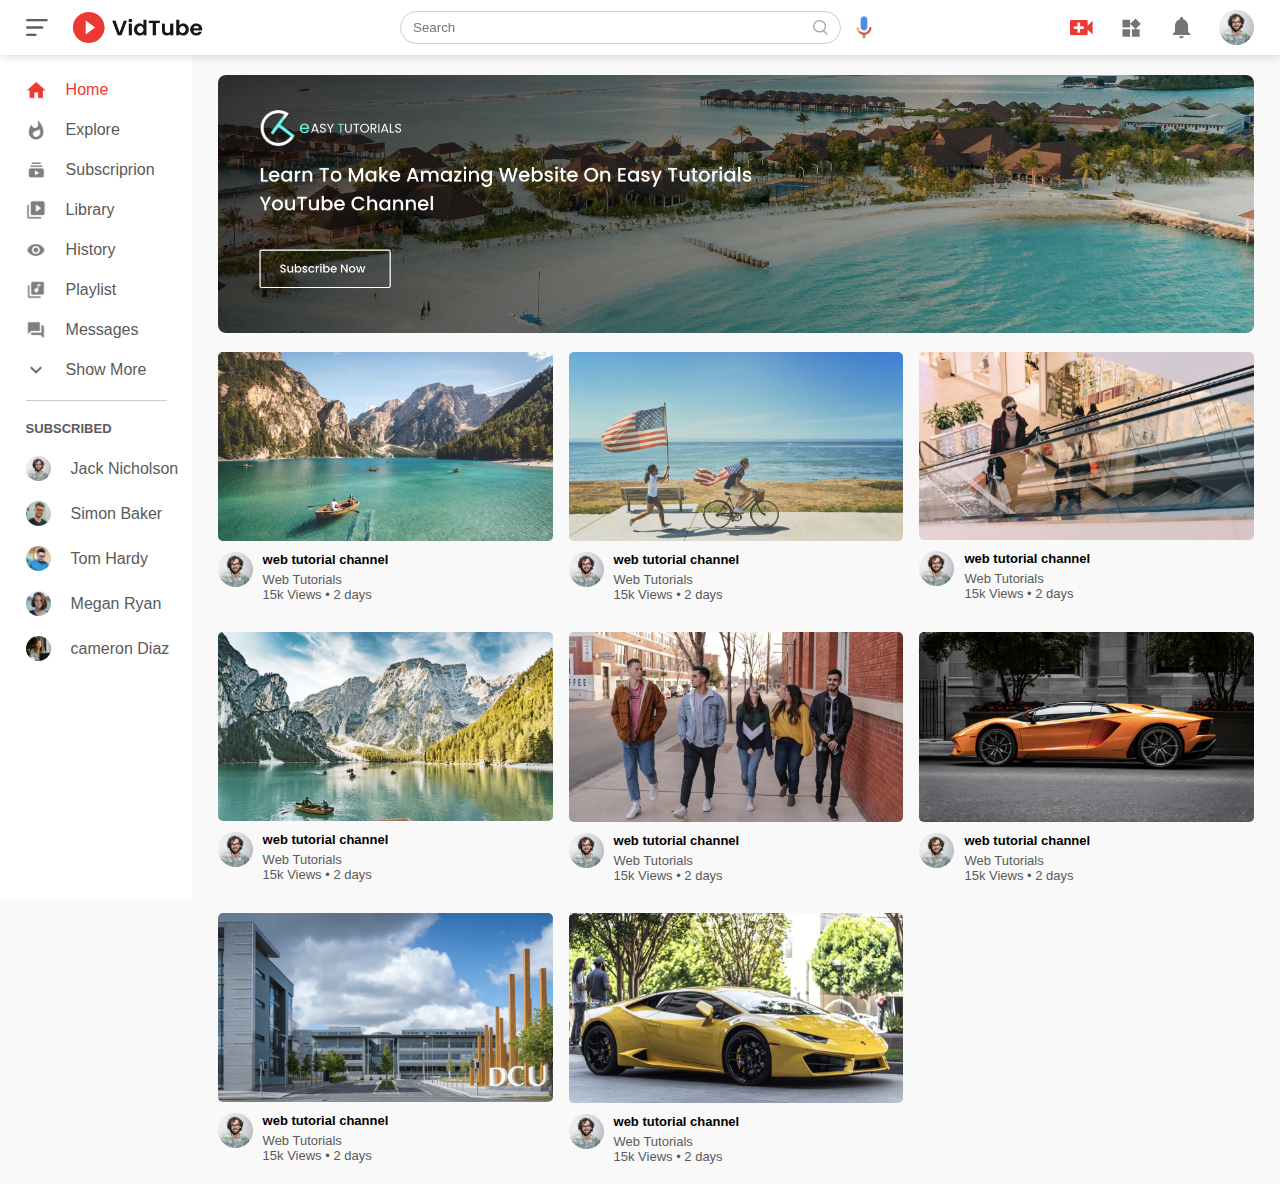
<file: index.html>
<!DOCTYPE html>
<html lang="en">
<head>
    <meta charset="UTF-8">
    <meta http-equiv="X-UA-Compatible" content="IE=edge">
    <meta name="viewport" content="width=device-width, initial-scale=1.0">
    <title>VideoTube</title>
    <link rel="stylesheet" href="style.css">
</head>
<body>

    <nav class="flex-div">
        <div class="nav-left flex-div">
            <img src="images/menu.png" class="menu-icon">
            <img src="images/logo.png" class="logo">
        </div>
        <div class="nav-middle flex-div">
            <div class="search-box flex-div">
                <input type="text" placeholder="Search">
                <img src="images/search.png">
            </div>
            <img src="images/voice-search.png" class="mic-icon">
        </div>
        <div class="nav-right flex-div">
            <img src="images/upload.png">
            <img src="images/more.png">
            <img src="images/notification.png">
            <img src="images/Jack.png" class="user-icon">
        </div>
    </nav>

    <!-----------------------sidebar------------------------>
    <div class="sidebar">
        <div class="shortcut-links">
            <a href=""><img src="images/home.png"><p>Home</p></a>
            <a href=""><img src="images/explore.png"><p>Explore</p></a>
            <a href=""><img src="images/subscriprion.png"><p>Subscriprion</p></a>
            <a href=""><img src="images/library.png"><p>Library</p></a>
            <a href=""><img src="images/history.png"><p>History</p></a>
            <a href=""><img src="images/playlist.png"><p>Playlist</p></a>
            <a href=""><img src="images/messages.png"><p>Messages</p></a>
            <a href=""><img src="images/show-more.png"><p>Show More</p></a>
            <hr>
        </div>
        <div class="subscribed-list">
            <h3>SUBSCRIBED</h3>
            <a href=""><img src="images/Jack.png"><p>Jack Nicholson</p></a>
            <a href=""><img src="images/simon.png"><p>Simon Baker</p></a>
            <a href=""><img src="images/tom.png"><p>Tom Hardy</p></a>
            <a href=""><img src="images/megan.png"><p>Megan Ryan</p></a>
            <a href=""><img src="images/cameron.png"><p>cameron Diaz</p></a>
        </div>
    </div>

    <!-----------main------------->
    <div class="container">
        <div class="banner">
            <img src="images/banner.png">
        </div>
        <div class="list-container">

            <div class="vid-list">
                <a href="play-video.html"><img src="images/thumbnail1.png" class="thumbnail"></a>
                <div class="flex-div">
                    <img src="images/Jack.png">
                    <div class="vid-info">
                        <a href="play-video.html">web tutorial channel</a>
                        <p>Web Tutorials</p>
                        <p>15k Views &bull; 2 days</p>
                    </div>
                </div>
            </div>
            <div class="vid-list">
                <a href=""><img src="images/thumbnail2.png" class="thumbnail"></a>
                <div class="flex-div">
                    <img src="images/Jack.png">
                    <div class="vid-info">
                        <a href="">web tutorial channel</a>
                        <p>Web Tutorials</p>
                        <p>15k Views &bull; 2 days</p>
                    </div>
                </div>
            </div>
            <div class="vid-list">
                <a href=""><img src="images/thumbnail3.png" class="thumbnail"></a>
                <div class="flex-div">
                    <img src="images/Jack.png">
                    <div class="vid-info">
                        <a href="">web tutorial channel</a>
                        <p>Web Tutorials</p>
                        <p>15k Views &bull; 2 days</p>
                    </div>
                </div>
            </div>
            <div class="vid-list">
                <a href=""><img src="images/thumbnail4.png" class="thumbnail"></a>
                <div class="flex-div">
                    <img src="images/Jack.png">
                    <div class="vid-info">
                        <a href="">web tutorial channel</a>
                        <p>Web Tutorials</p>
                        <p>15k Views &bull; 2 days</p>
                    </div>
                </div>
            </div>
            <div class="vid-list">
                <a href=""><img src="images/thumbnail5.png" class="thumbnail"></a>
                <div class="flex-div">
                    <img src="images/Jack.png">
                    <div class="vid-info">
                        <a href="">web tutorial channel</a>
                        <p>Web Tutorials</p>
                        <p>15k Views &bull; 2 days</p>
                    </div>
                </div>
            </div>
            <div class="vid-list">
                <a href=""><img src="images/thumbnail6.png" class="thumbnail"></a>
                <div class="flex-div">
                    <img src="images/Jack.png">
                    <div class="vid-info">
                        <a href="">web tutorial channel</a>
                        <p>Web Tutorials</p>
                        <p>15k Views &bull; 2 days</p>
                    </div>
                </div>
            </div>
            <div class="vid-list">
                <a href=""><img src="images/thumbnail7.png" class="thumbnail"></a>
                <div class="flex-div">
                    <img src="images/Jack.png">
                    <div class="vid-info">
                        <a href="">web tutorial channel</a>
                        <p>Web Tutorials</p>
                        <p>15k Views &bull; 2 days</p>
                    </div>
                </div>
            </div>
            <div class="vid-list">
                <a href=""><img src="images/thumbnail8.png" class="thumbnail"></a>
                <div class="flex-div">
                    <img src="images/Jack.png">
                    <div class="vid-info">
                        <a href="">web tutorial channel</a>
                        <p>Web Tutorials</p>
                        <p>15k Views &bull; 2 days</p>
                    </div>
                </div>
            </div>
        </div>
    </div>
    <script src="script.js"></script>
</body>
</html>
</file>
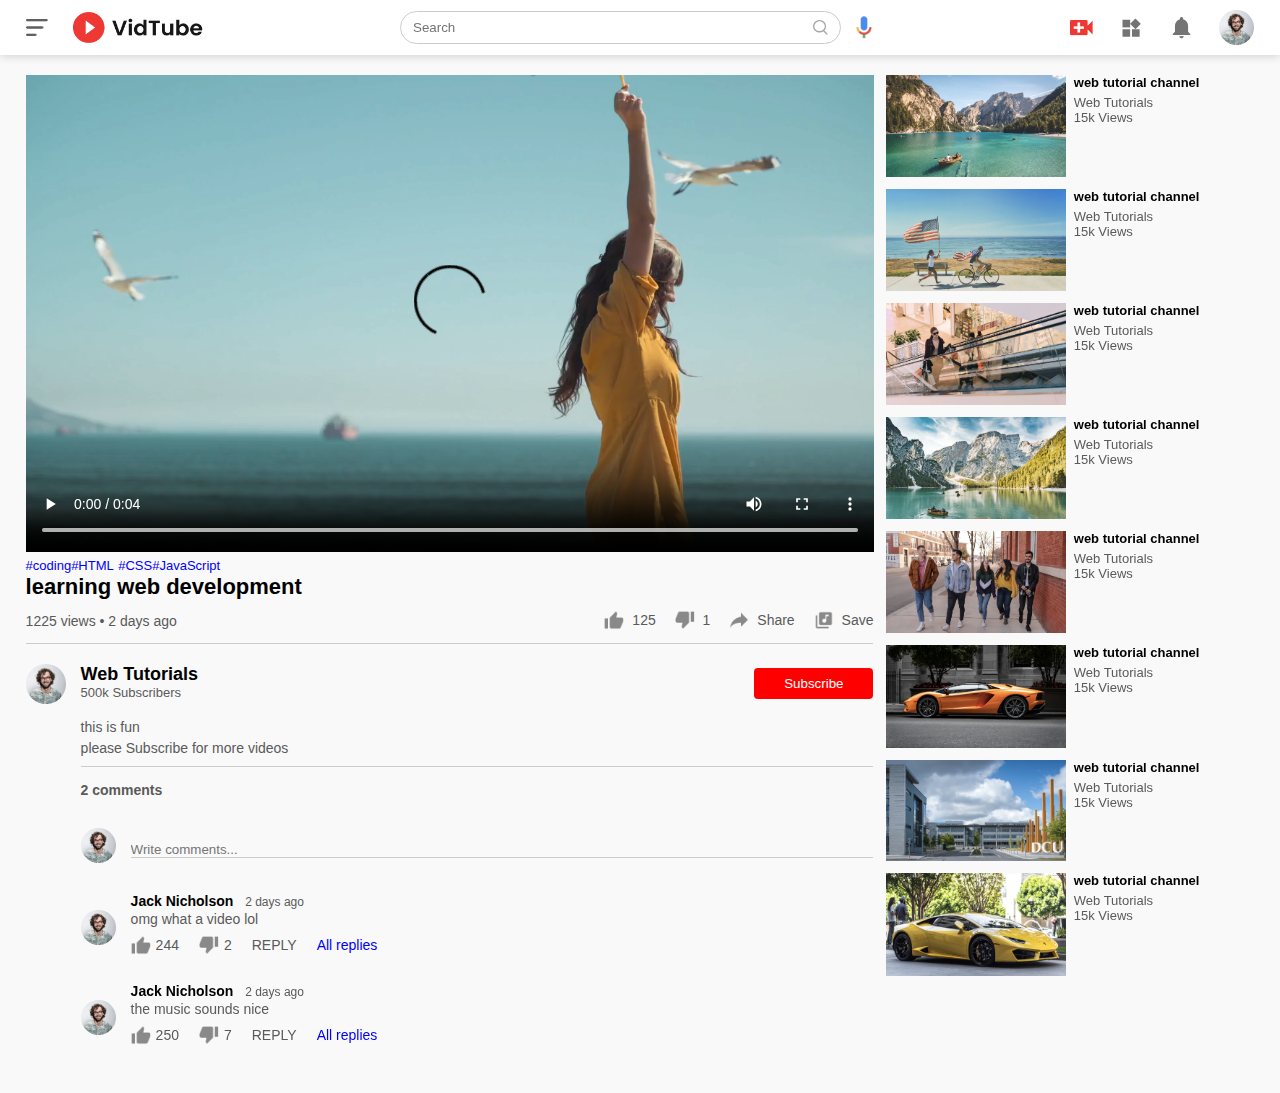
<file: play-video.html>
<!DOCTYPE html>
<html lang="en">
<head>
    <meta charset="UTF-8">
    <meta http-equiv="X-UA-Compatible" content="IE=edge">
    <meta name="viewport" content="width=device-width, initial-scale=1.0">
    <title>Play video</title>
    <link rel="stylesheet" href="style.css">
</head>
<body>
    <nav class="flex-div">
        <div class="nav-left flex-div">
            <img src="images/menu.png" class="menu-icon">
            <img src="images/logo.png" class="logo">
        </div>
        <div class="nav-middle flex-div">
            <div class="search-box flex-div">
                <input type="text" placeholder="Search">
                <img src="images/search.png">
            </div>
            <img src="images/voice-search.png" class="mic-icon">
        </div>
        <div class="nav-right flex-div">
            <img src="images/upload.png">
            <img src="images/more.png">
            <img src="images/notification.png">
            <img src="images/Jack.png" class="user-icon">
        </div>
    </nav>

    <div class="container play-container">
        <div class="row">
            <div class="play-video">
                <video controls autoplay>
                    <source src="images/video.mp4" type="video/mp4">
                </video>
                <div class="tags">
                    <a href="">#coding</a><a href="">#HTML</a>
                    <a href="">#CSS</a><a href="">#JavaScript</a>
                </div>
                <h3>learning web development</h3>
                <div class="play-video-info">
                    <p>1225 views &bull; 2 days ago</p>
                    <div>
                        <a href=""><img src="images/like.png">125</a>
                        <a href=""><img src="images/dislike.png">1</a>
                        <a href=""><img src="images/share.png">Share</a>
                        <a href=""><img src="images/save.png">Save</a>
                    </div>
                </div>
                <hr>
                <div class="publisher">
                    <img src="images/Jack.png">
                    <div>
                        <p>Web Tutorials</p>
                        <span>500k Subscribers</span>
                    </div>
                    <button type="button">Subscribe</button>
                </div>
                <div class="vid-description">
                    <p>this is fun</p>
                    <p>please Subscribe for more videos</p>
                    <hr>
                    <h4>2 comments</h4>

                    <div class="add-comment">
                        <img src="images/Jack.png">
                        <input type="text" placeholder="Write comments...">
                    </div>
                    <div class="old-comment">
                        <img src="images/Jack.png">
                        <div>
                            <h3>Jack Nicholson <span>2 days ago</span></h3>
                            <p>omg what a video lol</p>
                            <div class="comment-action">
                                <img src="images/like.png">
                                <span>244</span>
                                <img src="images/dislike.png">
                                <span>2</span>
                                <span>REPLY</span>
                                <a href="">All replies</a>
                            </div>
                        </div>
                    </div>
                    <div class="old-comment">
                        <img src="images/Jack.png">
                        <div>
                            <h3>Jack Nicholson <span>2 days ago</span></h3>
                            <p>the music sounds nice</p>
                            <div class="comment-action">
                                <img src="images/like.png">
                                <span>250</span>
                                <img src="images/dislike.png">
                                <span>7</span>
                                <span>REPLY</span>
                                <a href="">All replies</a>
                            </div>
                        </div>
                    </div>
                </div>
            </div>
            <div class="right-sidebar">
                <div class="side-video-list">
                    <a href="" class="small-thumbnail"><img src="images/thumbnail1.png"></a>
                    <div class="vid-info">
                        <a href="">web tutorial channel</a>
                        <p>Web Tutorials</p>
                        <p>15k Views</p>
                    </div>
                </div>
                <div class="side-video-list">
                    <a href="" class="small-thumbnail"><img src="images/thumbnail2.png"></a>
                    <div class="vid-info">
                        <a href="">web tutorial channel</a>
                        <p>Web Tutorials</p>
                        <p>15k Views</p>
                    </div>
                </div>
                <div class="side-video-list">
                    <a href="" class="small-thumbnail"><img src="images/thumbnail3.png"></a>
                    <div class="vid-info">
                        <a href="">web tutorial channel</a>
                        <p>Web Tutorials</p>
                        <p>15k Views</p>
                    </div>
                </div>
                <div class="side-video-list">
                    <a href="" class="small-thumbnail"><img src="images/thumbnail4.png"></a>
                    <div class="vid-info">
                        <a href="">web tutorial channel</a>
                        <p>Web Tutorials</p>
                        <p>15k Views</p>
                    </div>
                </div>
                <div class="side-video-list">
                    <a href="" class="small-thumbnail"><img src="images/thumbnail5.png"></a>
                    <div class="vid-info">
                        <a href="">web tutorial channel</a>
                        <p>Web Tutorials</p>
                        <p>15k Views</p>
                    </div>
                </div>
                <div class="side-video-list">
                    <a href="" class="small-thumbnail"><img src="images/thumbnail6.png"></a>
                    <div class="vid-info">
                        <a href="">web tutorial channel</a>
                        <p>Web Tutorials</p>
                        <p>15k Views</p>
                    </div>
                </div>
                <div class="side-video-list">
                    <a href="" class="small-thumbnail"><img src="images/thumbnail7.png"></a>
                    <div class="vid-info">
                        <a href="">web tutorial channel</a>
                        <p>Web Tutorials</p>
                        <p>15k Views</p>
                    </div>
                </div>
                <div class="side-video-list">
                    <a href="" class="small-thumbnail"><img src="images/thumbnail8.png"></a>
                    <div class="vid-info">
                        <a href="">web tutorial channel</a>
                        <p>Web Tutorials</p>
                        <p>15k Views</p>
                    </div>
                </div>
            </div>
        </div>
    </div>
</body>
</html>
</file>
<file: style.css>
*{
    margin: 0;
    padding: 0;
    font-family: 'poppins',sans-serif;
    box-sizing: border-box;

}
a{
    text-decoration: none;
    color: #5a5a5a;
}
img{
    cursor: pointer;
}
.flex-div{
    display: flex;
    align-items: center;
}
nav{
    padding: 10px 2%;
    justify-content: space-between;
    box-shadow: 0 0 10px rgba(0, 0, 0, 0.2);
    background: #ffff;
    position: sticky;
    top: 0;
    z-index: 10;
}
.nav-right img{
    width: 25px;
    margin-right: 25px;
}
.nav-right .user-icon{
    width: 35px;
    border-radius: 50%;
    margin-right: 0;
}
.nav-left .menu-icon{
    width: 22px;
    margin-right: 25px;
}
.nav-left .logo{
    width: 130px;

}
.nav-middle .mic-icon{
    width: 16px;
}
.nav-middle .search-box{
    border: 1px solid #ccc;
    margin-right: 15px;
    padding: 8px 12px;
    border-radius: 25px;
}
.nav-middle .search-box input {
    width: 400px;
    border: 0;
    outline: 0;
    background: transparent;
}
.nav-middle .search-box img{
    width: 15px;
}
/* sidebar */
.sidebar{
    background: #fff;
    width: 15%;
    height: 100vh;
    position: fixed;
    top: 0;
    padding-left: 2%;
    padding-top: 80px;
}
.shortcut-links a img{
    width: 20px;
    margin-right: 20px;
}
.shortcut-links a{
    display: flex;
    align-items: center;
    margin-bottom: 20px;
    width: fit-content;
    flex-wrap: wrap;
}
.shortcut-links a:first-child{
    color: #ed3833
}
.sidebar hr{
    border: 0;
    height: 1px;
    background: #ccc;
    width: 85%;
}
.subscribed-list h3{
    font-size: 13px;
    margin: 20px 0;
    color:#5a5a5a;
}
.subscribed-list a{
    display: flex;
    align-items: center;
    margin-bottom: 20px;
    width: fit-content;
    flex-wrap: wrap;
}
.subscribed-list a img{
    width: 25px;
    border-radius: 50%;
    margin-right: 20px;
}
.small-sidebar{
    width: 5%;
}
.small-sidebar a p{
    display: none;
}
.small-sidebar h3{
    display: none;
}
.small-sidebar hr{
    width: 50%;
    margin-bottom: 25px;
}

/* main */
.container {
    background: #f9f9f9;
    padding-left: 17%;
    padding-right: 2%;
    padding-top: 20px;
    padding-bottom: 20px;
}
.large-container{
    padding-left: 7%;
}
.banner{
    width: 100%;
}
.banner img{
    width: 100%;
    border-radius: 8px;
}
.list-container{
    display: grid;
    grid-template-columns: repeat(auto-fit,minmax(250px,1fr));
    grid-column-gap: 16px;
    grid-row-gap: 30px;
    margin-top: 15px;
}
.vid-list .thumbnail{
    width: 100%;
    border-radius: 5px;
}
.vid-list .flex-div{
    align-items: flex-start;
    margin-top: 7px;
}
.vid-list .flex-div img{
    width: 35px;
    margin-right: 10px;
    border-radius: 50%;
}
.vid-info {
    color: #5a5a5a;
    font-size: 13px;
}
.vid-info a {
    color: #000;
    font-weight: 600;
    display: block;
    margin-bottom: 5px;
}

@media (max-width:900px){
    .menu-icon{
        display: none;
    }
    .sidebar{
        display: none;
    }
    .container, .large-container{
        padding-left: 5%;
        padding-right: 5%;
    }
    .nav-right img{
        display: none
    }
    .nav-right .user-icon{
        display: block;
        width: 30px;
    }
    .nav-middle .search-box input{
        width: 100px;
    }
    .nav-middle .mic-icon{
        display: none;
    }
    .logo{
        width: 90px;
    }
}
/*---------play video page----------*/
.play-container{
    padding-left: 2%;
}
.row {
    display: flex;
    justify-content: space-between;
    flex-wrap: wrap;
}
.play-video{
    flex-basis: 69%;
}
.right-sidebar{
    flex-basis: 30%;
}
.play-video video{
    width: 100%;
}
.side-video-list{
    display: flex;
    justify-content: space-between;
    margin-bottom: 8px;
}
.side-video-list img{
    width: 100%;
}
.side-video-list .small-thumbnail{
    flex-basis: 49%;
}
.side-video-list .vid-info{
    flex-basis: 49%;
}
.play-video .tags a{
    color: #0000ff;
    font-size: 13px;
}
.play-video h3{
    font-weight: 600;
    font-size: 22px;
}
.play-video .play-video-info{
    display: flex;
    align-items: center;
    justify-content: space-between;
    flex-wrap: wrap;
    margin-top: 10px;
    font-size: 14px;
    color: #5a5a5a;
}
.play-video .play-video-info a img{
    width: 20px;
    margin-right: 8px;
}
.play-video .play-video-info a {
    display: inline-flex;
    align-items: center;
    margin-left: 15px;
}
.play-video hr{
    border: 0;
    height: 1px;
    background: #ccc;
    margin: 10px 0;
}
.publisher{
    display: flex;
    align-items: center;
    margin-top: 20px;
}
.publisher div{
    flex: 1;
    line-height: 18px;
}
.publisher img{
    width: 40px;
    border-radius: 50%;
    margin-right: 15px;
}
.publisher div p{
    color: #000;
    font-weight: 600;
    font-size: 18px;
}
.publisher div span{
    font-size: 13px;
    color: #5a5a5a;
}
.publisher button{
    background: red;
    color: #fff;
    padding: 8px 30px;
    border: 0;
    outline: 0;
    border-radius: 4px;
    cursor: pointer;
}
.vid-description{
    padding-left: 55px;
    margin: 15px 0;
}
.vid-description p{
    font-size: 14px;
    margin-bottom: 5px;
    color: #5a5a5a;
}
.vid-description h4{
    font-size: 14px;
    color: #5a5a5a;
    margin-top: 15px;
}
.add-comment{
    display: flex;
    align-items: center;
    margin: 30px 0;

}
.add-comment img{
    width: 35px;
    border-radius: 50%;
    margin-right: 15px;
}
.add-comment input{
    border: 0;
    outline: 0;
    border-bottom: 1px solid #ccc;
    width: 100%;
    padding-top: 10px;
    background: transparent;
}
.old-comment {
    display: flex;
    align-items: center;
    margin: 20px 0;
}
.old-comment img{
    width: 35px;
    border-radius: 50%;
    margin-right: 15px;
}
.old-comment h3{
    font-size: 14px;
    margin-bottom: 2px;
}
.old-comment h3 span{
    font-size: 12px;
    color: #5a5a5a;
    font-weight: 500;
    margin-left: 8px;
}
.old-comment .comment-action{
    display: flex;
    align-items: center;
    margin: 8px 0;
    font-size: 14px;

}
.old-comment .comment-action img{
    border-radius: 0;
    width: 20px;
    margin-right: 5px;
}
.old-comment .comment-action span{
    margin-right: 20px;
    color:#5a5a5a;
}
.old-comment .comment-action a{
    color: #0000ff;
}
@media (max-width:900){
    .play-video{
        flex-basis: 100%;
    }
    .right-sidebar{
        flex-basis: 100%;
    }
    .play-container{
        padding-left: 5%;
    }
    .vid-description{
        padding-left: 0;
    }
    .play-video .play-video-info a{
        margin-left: 0;
        margin-right: 15px;
        margin-top: 15px;
    }
}
</file>
